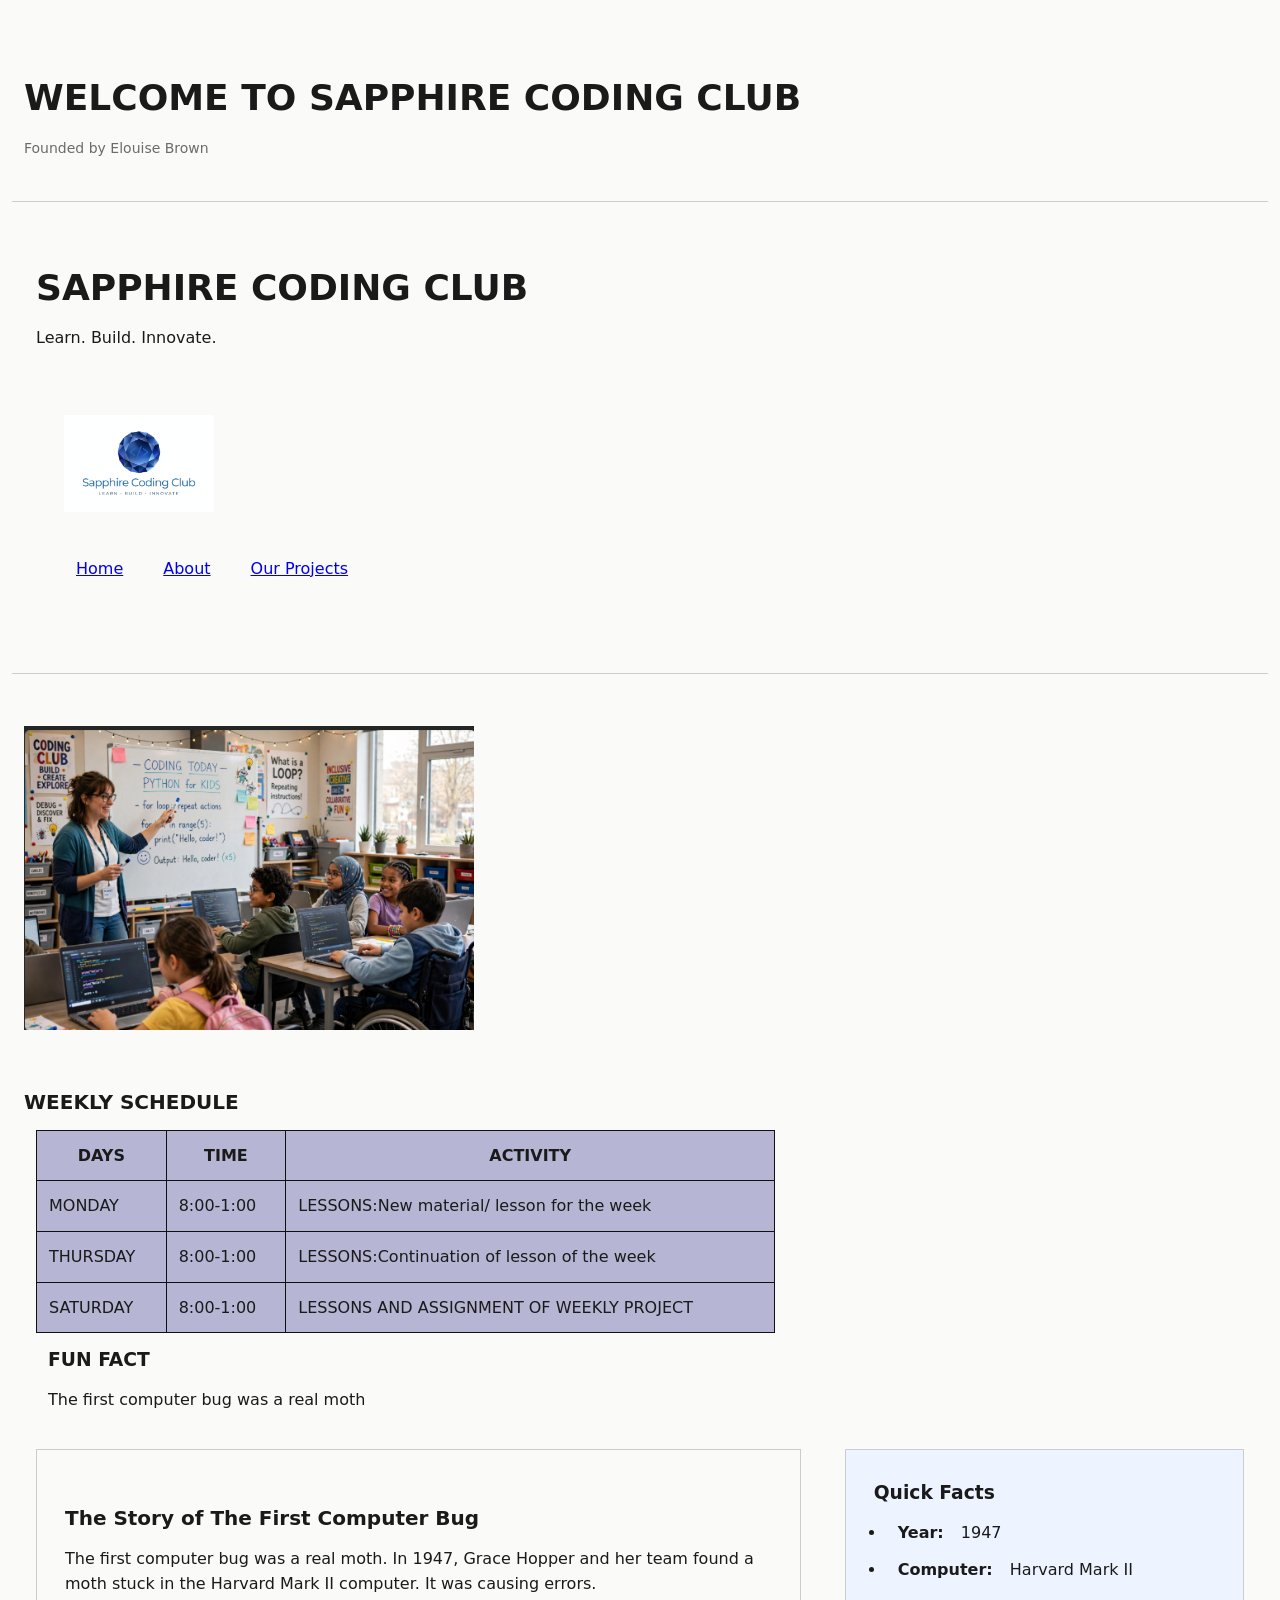
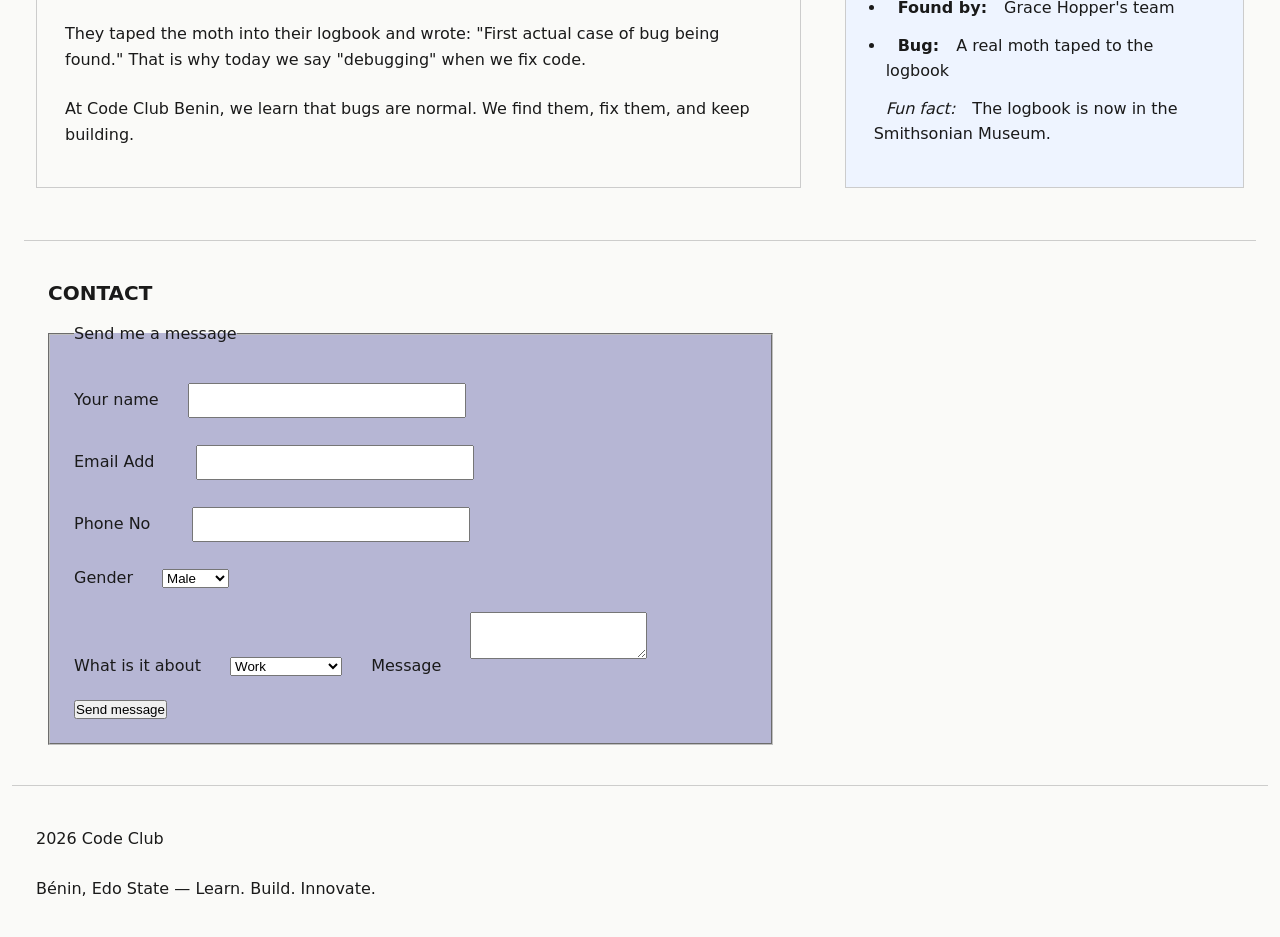
<file: index.html>
<!DOCTYPE html>
<html lang="en">
<head>
    <meta charset="UTF-8">
    <meta name="viewport" content="width=device-width, initial-scale=1.0">
    <title>Home</title>
    <link rel="stylesheet" href="styles.css">
</head>
<body>
    <h1>WELCOME TO SAPPHIRE CODING CLUB</h1>
    <small> Founded by Elouise Brown</small>
    <hr>
     <header>
        <h1> SAPPHIRE CODING CLUB</h1>
    <p>Learn. Build. Innovate.</p>
  </header>

  <nav style="display: flex; justify-content: space-between; align-items: center; padding: var(--space-sm);">
   <header>
   <img src="images/logo.png" alt="Sapphire Coding Club Logo" class="logo-img" height="150px" width="150px">
    <div style="display: flex; gap: var(--space-sm);">
        <a href="index.html">Home</a>
        <a href="about.html">About</a>
        <a href="project.html"> Our Projects</a>
        
        
    </div>
  </nav>
  <hr>
<img src="images/img2.png" alt=" An image of children learning coding at the coding club" width="450" height="350" class="animal" id="" title="" loading=""/>
<h2>WEEKLY SCHEDULE</h2>
<main>
<table>
    <tr >
        <th>DAYS</th> <th>TIME</th> <th>ACTIVITY</th> 
    </tr>
    <tr>
        <td>MONDAY</td> <td>8:00-1:00</td> <td>LESSONS:New material/ lesson for the week</td>
    </tr>
    <tr>
            <td>THURSDAY</td> <td>8:00-1:00</td> <td>LESSONS:Continuation of lesson of the week</td> 
    </tr>
    <tr>
        <td>SATURDAY</td> <td>8:00-1:00</td> <td>LESSONS AND ASSIGNMENT OF WEEKLY PROJECT</td>
    </tr>
    </table>
<aside>
    <h3>FUN FACT</h3>
    <p> The first computer bug was a real moth</p>
</aside>

<div class="two-col">
  <main class="main-content">
    <h2>The Story of The First Computer Bug</h2>
    <p>
      The first computer bug was a real moth. In 1947, Grace Hopper and her team found a moth stuck in the Harvard Mark II computer. It was causing errors.
    </p>
    <p>
      They taped the moth into their logbook and wrote: "First actual case of bug being found." That is why today we say "debugging" when we fix code.
    </p>
    <p>
      At Code Club Benin, we learn that bugs are normal. We find them, fix them, and keep building.
    </p>
  </main>

  <aside class="sidebar">
    <h3>Quick Facts</h3>
    <ul>
      <li><strong>Year:</strong> 1947</li>
      <li><strong>Computer:</strong> Harvard Mark II</li>
      <li><strong>Found by:</strong> Grace Hopper's team</li>
      <li><strong>Bug:</strong> A real moth taped to the logbook</li>
    </ul>
    <p><em>Fun fact:</em> The logbook is now in the Smithsonian Museum.</p>
  </aside>
</div>
    <hr>
    <section>
    <h2>CONTACT</h2>
    <fieldset>
            <legend>Send me a message</legend>
            <label for="name">Your name</label>
            <input type="text" id="name" name="name" required><br>            
            <label for="email">Email Add</label>
            <label for="email" id="email" name="email" required>
                <input type="email" id="email" name="email" required><br>
                <label for="tel">Phone No</label>
            <label for="tel" id="tel" name="tel" required>
                <input type="tel" id="tel" name="tel" required><br>
                <label for="topic">Gender</label>
                <select id="topic" name="topic">
                    <option value="Male">Male</option>
                    <option value="Female">Female</option>
                </select><br>
                <label for="topic">What is it about</label>
                <select id="topic" name="topic">
                    <option value="work">Work</option>
                    <option value="question">A question</option>
                    <option>something else</option>
                </select>
                <label for="message">Message</label>
                <textarea id="message" name="message" rows="3" required>
                </textarea>
                <button type="submit">Send message</button>
        </fieldset>
    </form>
</section>
</main>
<hr>
<footer>
  <p> 2026 Code Club</p>
  <p>Bénin, Edo State — Learn. Build. Innovate.</p>
</footer>
</body>
</html>
</file>
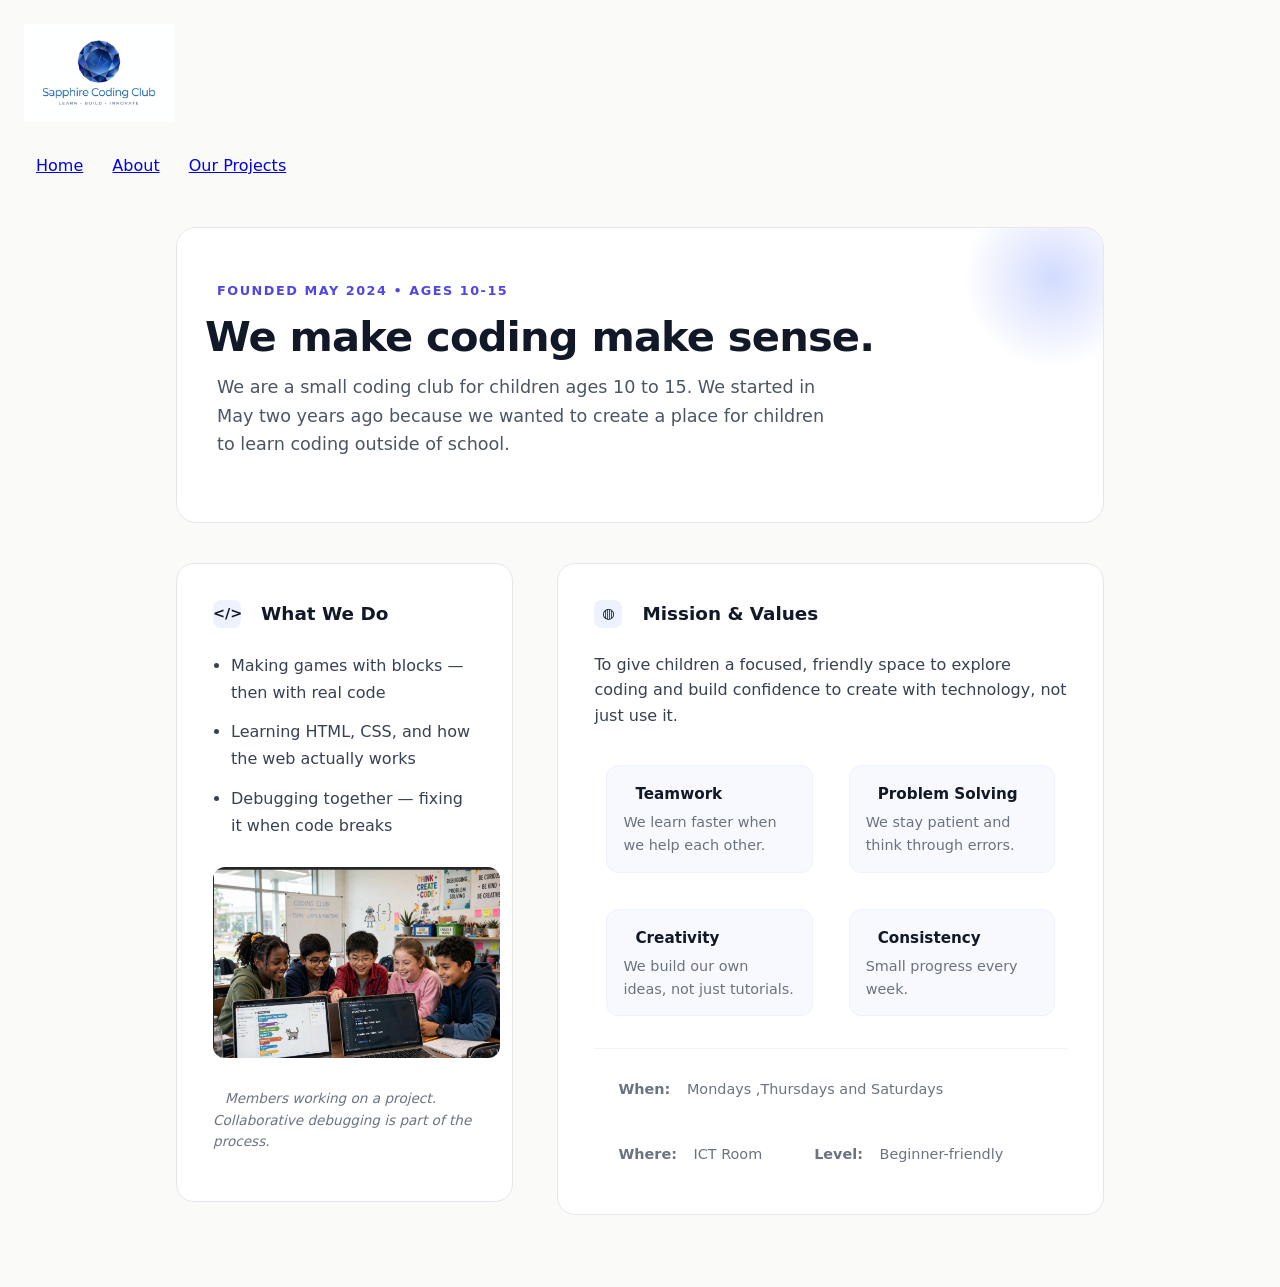
<file: about.html>
<!DOCTYPE html>
<html lang="en">
<head>
  <meta charset="UTF-8">
  <meta name="viewport" content="width=device-width, initial-scale=1.0">
  <title>About Us - Coding Club</title>
  <link rel="stylesheet" href="styles.css">
  <style>
    :root { --accent:#4f46e5; --bg:#f8f9ff; --card:#ffffff; }
    .about-wrap{max-width:1000px;margin:0 auto;padding:24px;font-family:Inter,system-ui,sans-serif;line-height:1.7;color:#111827}
    .hero{background:var(--card);border:1px solid #e5e7eb;border-radius:20px;padding:40px 28px;position:relative;overflow:hidden}
    .hero::before{content:"";position:absolute;top:-40px;right:-40px;width:180px;height:180px;background:radial-gradient(circle at center,#c7d2fe 0%, transparent 70%);opacity:0.8}
    .eyebrow{font-size:.8rem;letter-spacing:.12em;text-transform:uppercase;color:var(--accent);font-weight:700}
    .hero h1{font-size:2.6rem;line-height:1.1;margin:8px 0 14px;letter-spacing:-.02em}
    .hero p{font-size:1.1rem;color:#4b5563;max-width:620px}
    .two-col{display:flex;flex-direction:column;gap:20px;margin-top:28px}
    .card{background:var(--card);border:1px solid #e5e7eb;border-radius:18px;padding:24px;transition:.2s}
    .card:hover{transform:translateY(-2px);box-shadow:0 12px 24px rgba(0,0,0,.06)}
    .card h2{font-size:1.15rem;margin:0 0 12px;display:flex;align-items:center;gap:8px}
    .card h2 span{width:28px;height:28px;background:#eef2ff;border-radius:8px;display:grid;place-items:center;font-size:.9rem}
    .card ul{margin:0;padding-left:18px;color:#374151}
    .card img{width:100%;border-radius:12px;margin-top:16px;object-fit:cover}
    .values{margin-top:18px;display:grid;grid-template-columns:1fr;gap:12px}
    .value{padding:14px 16px;background:var(--bg);border-radius:12px;border:1px solid #eef2ff}
    .value strong{font-size:.95rem}
    .value p{margin:4px 0 0;font-size:.9rem;color:#6b7280}
    .meta{margin-top:20px;display:flex;gap:16px;flex-wrap:wrap;font-size:.9rem;color:#6b7280;border-top:1px solid #f3f4f6;padding-top:16px}
    @media(min-width:700px){
      .two-col{flex-direction:row}
      .values{grid-template-columns:1fr 1fr}
    }
  </style>
</head>
<body>
     
     <img src="images/logo.png" alt="Sapphire Coding Club Logo" class="logo-img" height="150px" width="150px">
        <nav aria-label="Main navigation">
            <a href="index.html">Home</a>
            <a href="about.html">About</a>
            <a href="project.html">Our Projects</a>
        </nav>   
<div class="about-wrap">

  <div class="hero">
    <div class="eyebrow">Founded May 2024 • Ages 10-15</div>
    <h1>We make coding make sense.</h1>
    <p>We are a small coding club for children ages 10 to 15. We started in May two years ago because we wanted to create a place for children to learn coding outside of school.</p>
  </div>

  <div class="two-col">
    <div class="card">
      <h2><span>&lt;/&gt;</span> What We Do</h2>
      <ul>
        <li>Making games with blocks — then with real code</li>
        <li>Learning HTML, CSS, and how the web actually works</li>
        <li>Debugging together — fixing it when code breaks</li>
      </ul>
      <img src="images/img.png" alt="Members working on a project">
      <p style="font-size:.85rem;color:#6b7280;margin-top:10px"><em>Members working on a project. Collaborative debugging is part of the process.</em></p>
    </div>

    <div class="card">
      <h2><span>◍</span> Mission & Values</h2>
      <p style="color:#374151">To give children a focused, friendly space to explore coding and build confidence to create with technology, not just use it.</p>
      
      <div class="values">
        <div class="value"><strong>Teamwork</strong><p>We learn faster when we help each other.</p></div>
        <div class="value"><strong>Problem Solving</strong><p>We stay patient and think through errors.</p></div>
        <div class="value"><strong>Creativity</strong><p>We build our own ideas, not just tutorials.</p></div>
        <div class="value"><strong>Consistency</strong><p>Small progress every week.</p></div>
      </div>

      <div class="meta">
        <div><strong>When:</strong> Mondays ,Thursdays and Saturdays</div>
        <div><strong>Where:</strong> ICT Room</div>
        <div><strong>Level:</strong> Beginner-friendly</div>
      </div>
    </div>
  </div>

</div>
</body>
</html>
</file>
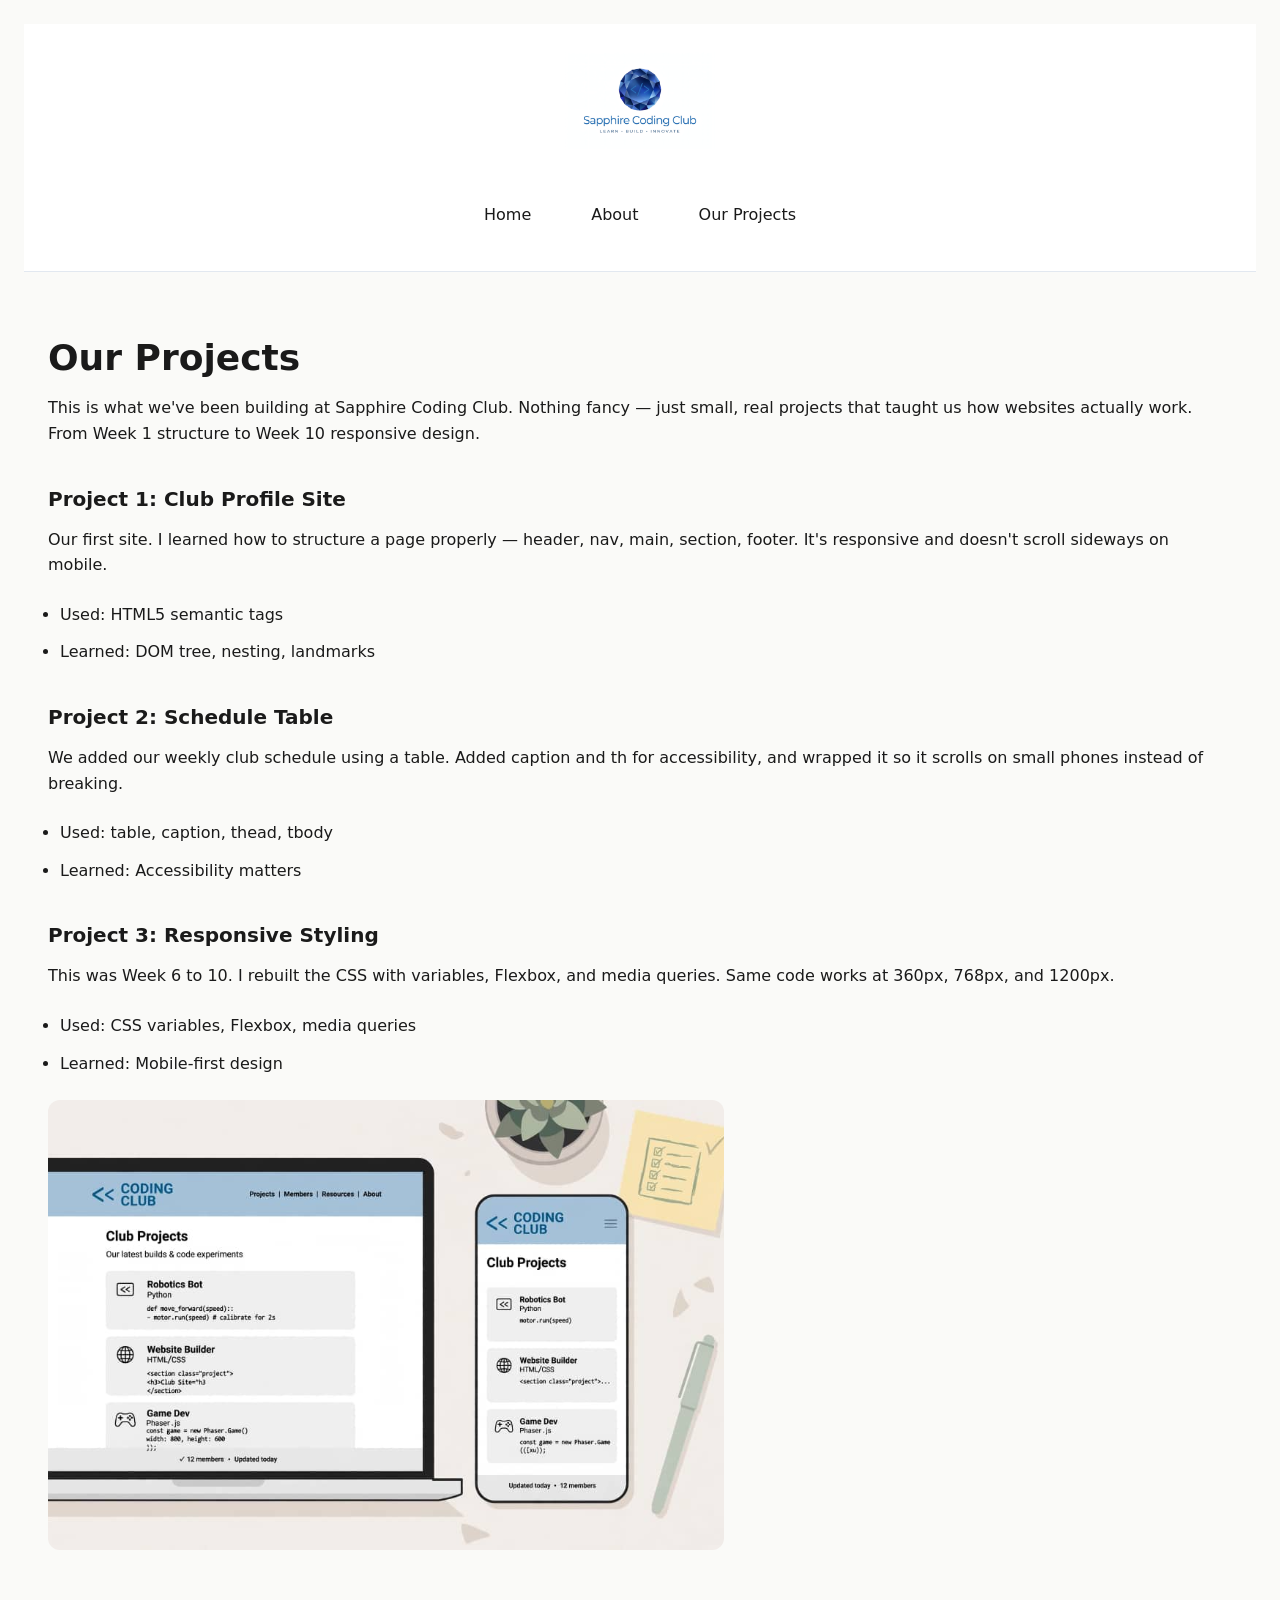
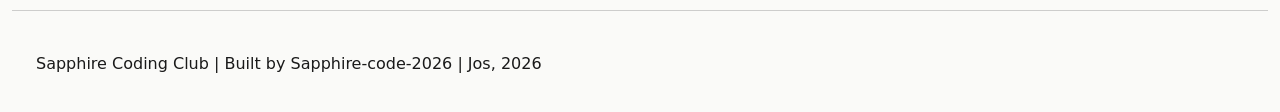
<file: project.html>
<!DOCTYPE html>
<html lang="en">
<head>
    <meta charset="UTF-8">
    <meta name="viewport" content="width=device-width, initial-scale=1.0">
    <title>Our Projects - Sapphire Coding Club</title>
    <link rel="stylesheet" href="styles.css">
</head>
<body>
    <header class="site-header">
        
        <img src="images/logo.png" alt="Sapphire Coding Club Logo" class="logo-img" height="150px" width="150px">
        <nav aria-label="main-navigation">
            <a href="index.html">Home</a>
            <a href="about.html">About</a>
            <a href="project.html">Our Projects</a>
        </nav>
    </header>

    <main>
        <section>
            <h1>Our Projects </h1>
            <p>
                This is what we've been building at Sapphire Coding Club.
                Nothing fancy — just small, real projects that taught us how websites actually work.
                From Week 1 structure to Week 10 responsive design.
            </p>
        </section>

        <section>
            <h2>Project 1: Club Profile Site</h2>
            <p>
                Our first site. I learned how to structure a page properly — header, nav, main, section, footer.
                It's responsive and doesn't scroll sideways on mobile.
            </p>
            <ul>
                <li>Used: HTML5 semantic tags</li>
                <li>Learned: DOM tree, nesting, landmarks</li>
            </ul>
        </section>

        <section>
            <h2>Project 2: Schedule Table</h2>
            <p>
                We added our weekly club schedule using a table. Added caption and th for accessibility,
                and wrapped it so it scrolls on small phones instead of breaking.
            </p>
            <ul>
                <li>Used: table, caption, thead, tbody</li>
                <li>Learned: Accessibility matters</li>
            </ul>
        </section>

        <section>
            <h2>Project 3: Responsive Styling</h2>
            <p>
                This was Week 6 to 10. I rebuilt the CSS with variables, Flexbox, and media queries.
                Same code works at 360px, 768px, and 1200px.
            </p>
            <ul>
                <li>Used: CSS variables, Flexbox, media queries</li>
                <li>Learned: Mobile-first design</li>
            </ul>
            <img src="images/img4.png" alt="Screenshot of our club projects on laptop and phone" class="responsive-img">
        </section>
    </main>

    <hr>

    <footer class="site-footer">
        <p>Sapphire Coding Club | Built by Sapphire-code-2026 | Jos, 2026</p>
    </footer>
</body>
</html>
</file>
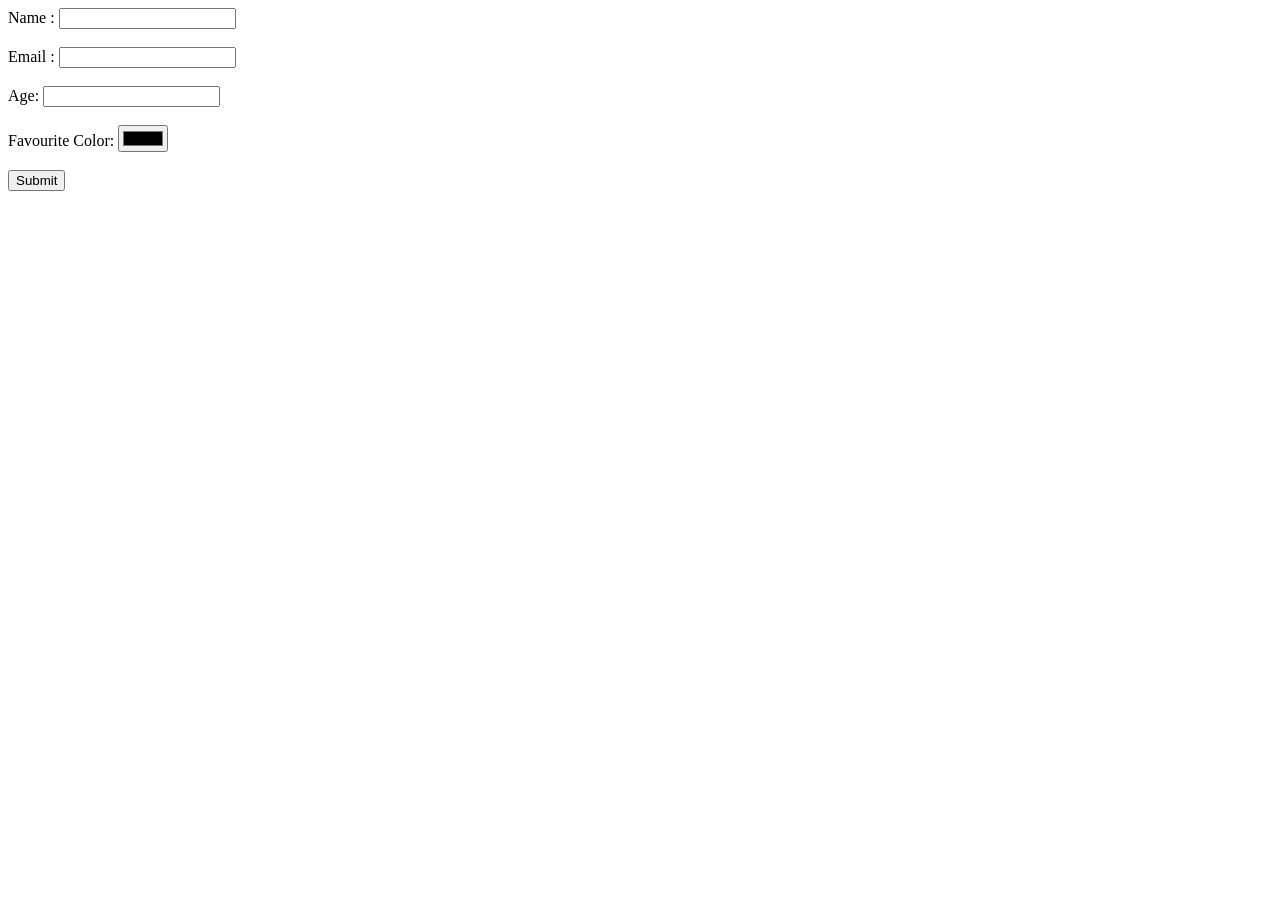
<file: images/ass.html>
<!DOCTYPE html>
<html lang="en">
<head>
    <meta charset="UTF-8">
    <meta name="viewport" content="width=device-width, initial-scale=1.0">
    <title>Document</title>
</head>
<body>
    <form action="" method="post">
        <label for="name"> Name :</label>
        <input type="text" id="name" name="name" required>
        <br><br>
        <label type="email"> Email :</label>
        <input type="email" id="email" name="email">
        <br><br>
        <label for="Age"> Age:</label>
        <input type="number" id="age" name="age">
        <br><br>
        <label for="color"> Favourite Color:</label>
        <input type="color" id="color" name="color">
        <br><br>
        <button type="submit">Submit</button>
    </form>
</body>
</html>
</file>
<file: styles.css>
* {
    box-sizing: border-box;
    margin: 12px;
    padding: 0;
}

:root {
  --color-bg: #fafaf8;
  --color-text: #1a1a1a;
  --color-muted: #6b6b6b;

  --text-sm: 0.875rem;   
  --text-base: 1rem;     
  --text-lg: 1.25rem;    
  --text-xl: 2.25rem;    

  --space-xs: 8px;
  --space-sm: 16px;
  --space-md: 24px;
  --space-lg: 40px;
  --space-xl: 64px;

  --leading-normal: 1.6;
  --leading-tight: 1.2;
}
body {
  margin: 0;
  background: var(--color-bg);
  color: var(--color-text);
  font-family: system-ui, sans-serif; 
  line-height: var(--leading-normal);
}

article {
  max-width: 65ch;
  margin: 0 auto;
  padding: var(--space-lg);
}

h1 {
  font-size: var(--text-xl);
  line-height: var(--leading-tight);
  margin-top: var(--space-xl);
  margin-bottom: var(--space-sm);
}

h2 {
  font-size: var(--text-lg);
  line-height: var(--leading-tight);
  margin-top: var(--space-lg);
  margin-bottom: var(--space-sm);
}

p {
  font-size: var(--text-base);
  line-height: var(--leading-normal);
  margin-bottom: var(--space-md);
}

small {
  font-size: var(--text-sm);
  color: var(--color-muted);
}

hr {
  border: none;
  border-top: 1px solid var(--color-text);
  margin: var(--space-lg) 0;
  opacity: 0.2;
}

input {
  margin-bottom: 15px;
  padding: 10px;
  width: 40%;
}

fieldset {
  padding: 12px;
  width: 60%;
  background-color: rgb(182, 182, 212); 
  border-collapse: collapse ;
}

table {
  background-color: rgb(182, 182, 212);
  border-collapse: collapse ;
  width: 60%;
}

:focus-visible {
  outline:  2px solid blue;
}
  th, tr, td {
            border: 1px solid #0f0f14;
            padding: 12px;
        }
        label , input {
            padding-top: 8px;
            padding-bottom: 8px;
        }
        .skip-link {
            position:absolute;
            left:-999px;
            top: auto;
            background: #000;
            color: #fff;
            padding: 8px;
        }
        .skip-link:focus {
            left:10px; 
            top:10px
        }
        a:focus, button:focus{
            outline: 3px solid blue;
            outline-offset: 2px;
        }
        img {
          max-width: 100%; height: auto;
        }
        .table-weapper {
          overflow-x: auto;
        }
        
      
        .main-content, .sidebar {
  border: 1px solid #9ca3af;
  padding: 16px;
  min-width: 0; 
  overflow-wrap: break-word;
}

.main-content {
  flex: 2;
}

.sidebar {
  flex: 1;
  background: #f0f4f8;
}

@media (min-width: 650px) {
  .two-col {
    flex-direction: row;
    align-items: flex-start; 
    justify-content: space-between;
  }
}

.two-col {
  display: flex;
  flex-direction: column;
  gap: 20px;
  width: 100%;
  margin: 24px 0;
}

.main-content, .sidebar {
  border: 1px solid #ccc;
  padding: 16px;
  width: 100%;
  min-width: 0;
  overflow-wrap: break-word;
}

.sidebar {
  background: #eef4ff;
}

.main-content {
  flex: 2;
}

.sidebar {
  flex: 1;
}

@media (min-width: 650px) {
  .two-col {
    flex-direction: row;
    align-items: flex-start;
  }
}
.responsive-img {
  max-width: 100%;
  height: auto;
  border-radius: 12px;
}
.site-header {
  background: #ffffff;
  border-bottom: 1px solid #e2e8f0;
  padding: 16px;
  display: flex;
  flex-direction: column;
  gap: 12px;
  align-items: center;
}

.logo {
  width: 40px;
  height: 40px;
  background: #2b6cb0;
  color: white;
  display: grid;
  place-items: center;
  border-radius: 8px;
  font-weight: bold;
}

.site-header nav {
  display: flex;
  flex-direction: row;
  gap: 20px;
}

.site-header nav a {
  text-decoration: none;
  color: #1a1a1a;
  font-weight: 500;
  padding: 4px 8px;
}

.site-header nav a:hover {
  color: #2b6cb0;
}
</file>
